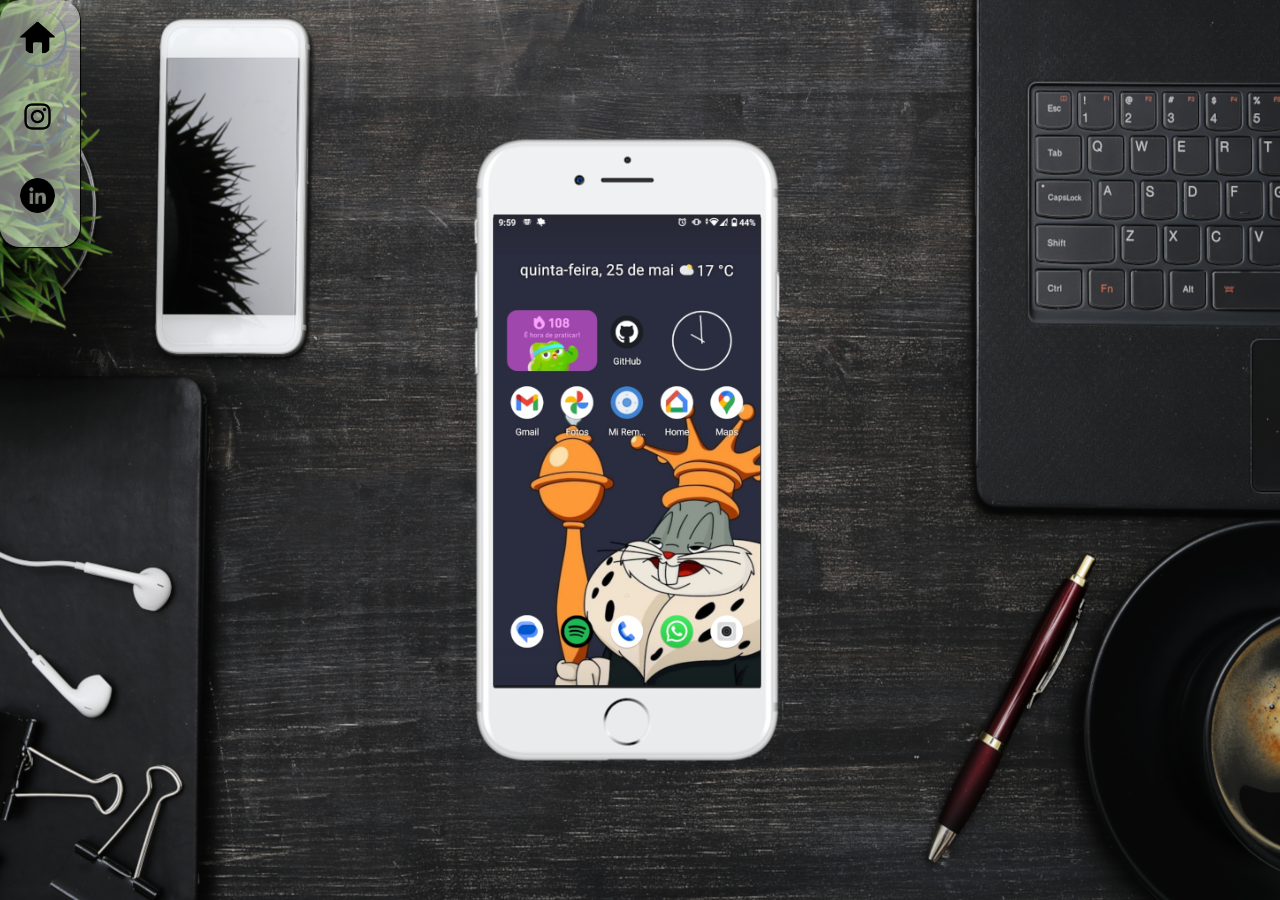
<file: index.html>
<!DOCTYPE html>
<html lang="pt-br">

<head>
    <meta charset="UTF-8">
    <meta http-equiv="X-UA-Compatible" content="IE=edge">
    <meta name="viewport" content="width=device-width, initial-scale=1.0">
    <title>Projeto Celular</title>
    <link rel="stylesheet" href="estilos/estilos.css">
</head>

<body>
    <main>
        <section class="phone">
            <iframe name="screen" src="home.html" frameborder="0">
                <p>Seu navegador <strong>não</strong> é compatível com essa função</p>
            </iframe>
        </section>
        <section class="menu">
            <a href="home.html" target="screen"><img src="imagens/61972.png" alt="logo home"></a> <br>
            <a href="instagram.html" target="screen"><img src="imagens/logo-instagram.png" alt="logo instagram"></a> <br>
            <a href="linkedin.html" target="screen"><img src="imagens/logo-linked.png" alt="logo linkedin"></a> <br>
        </section>
    </main>

</body>

</html>
</file>
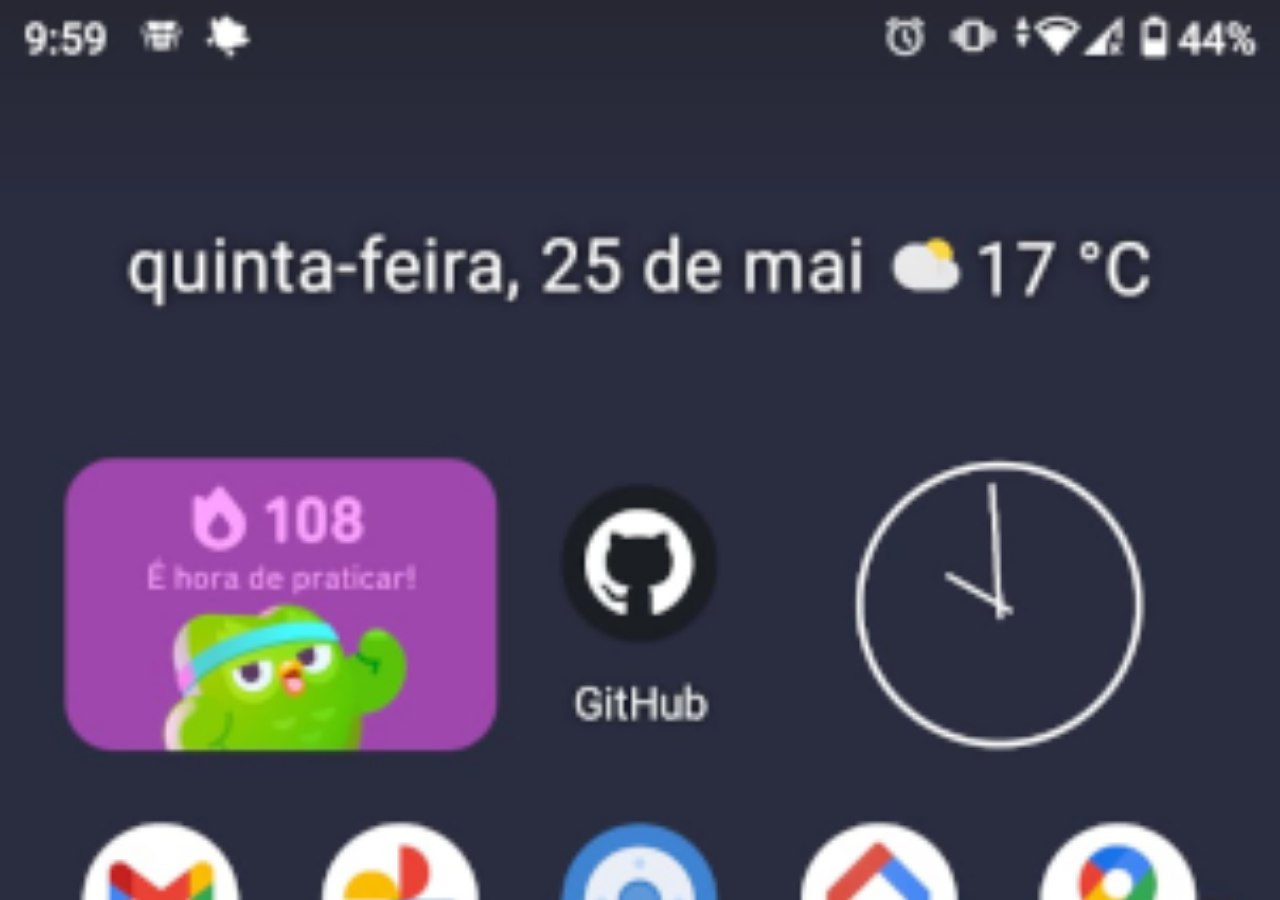
<file: home.html>
<!DOCTYPE html>
<html lang="pt-br">
<head>
    <meta charset="UTF-8">
    <meta http-equiv="X-UA-Compatible" content="IE=edge">
    <meta name="viewport" content="width=device-width, initial-scale=1.0">
    <title>Home</title>
    <link rel="stylesheet" href="./estilos/general.css">

    <style>

* {
            margin: 0%;
            padding: 0%;
        }

body {
    background-color: black;
    width: 100vw;
    background-position: top center;
    background-repeat: no-repeat;
    background-image: url(imagens/home.png);
    background-size: cover;
}
    </style>
</head>
<body>
    
</body>
</html>
</file>
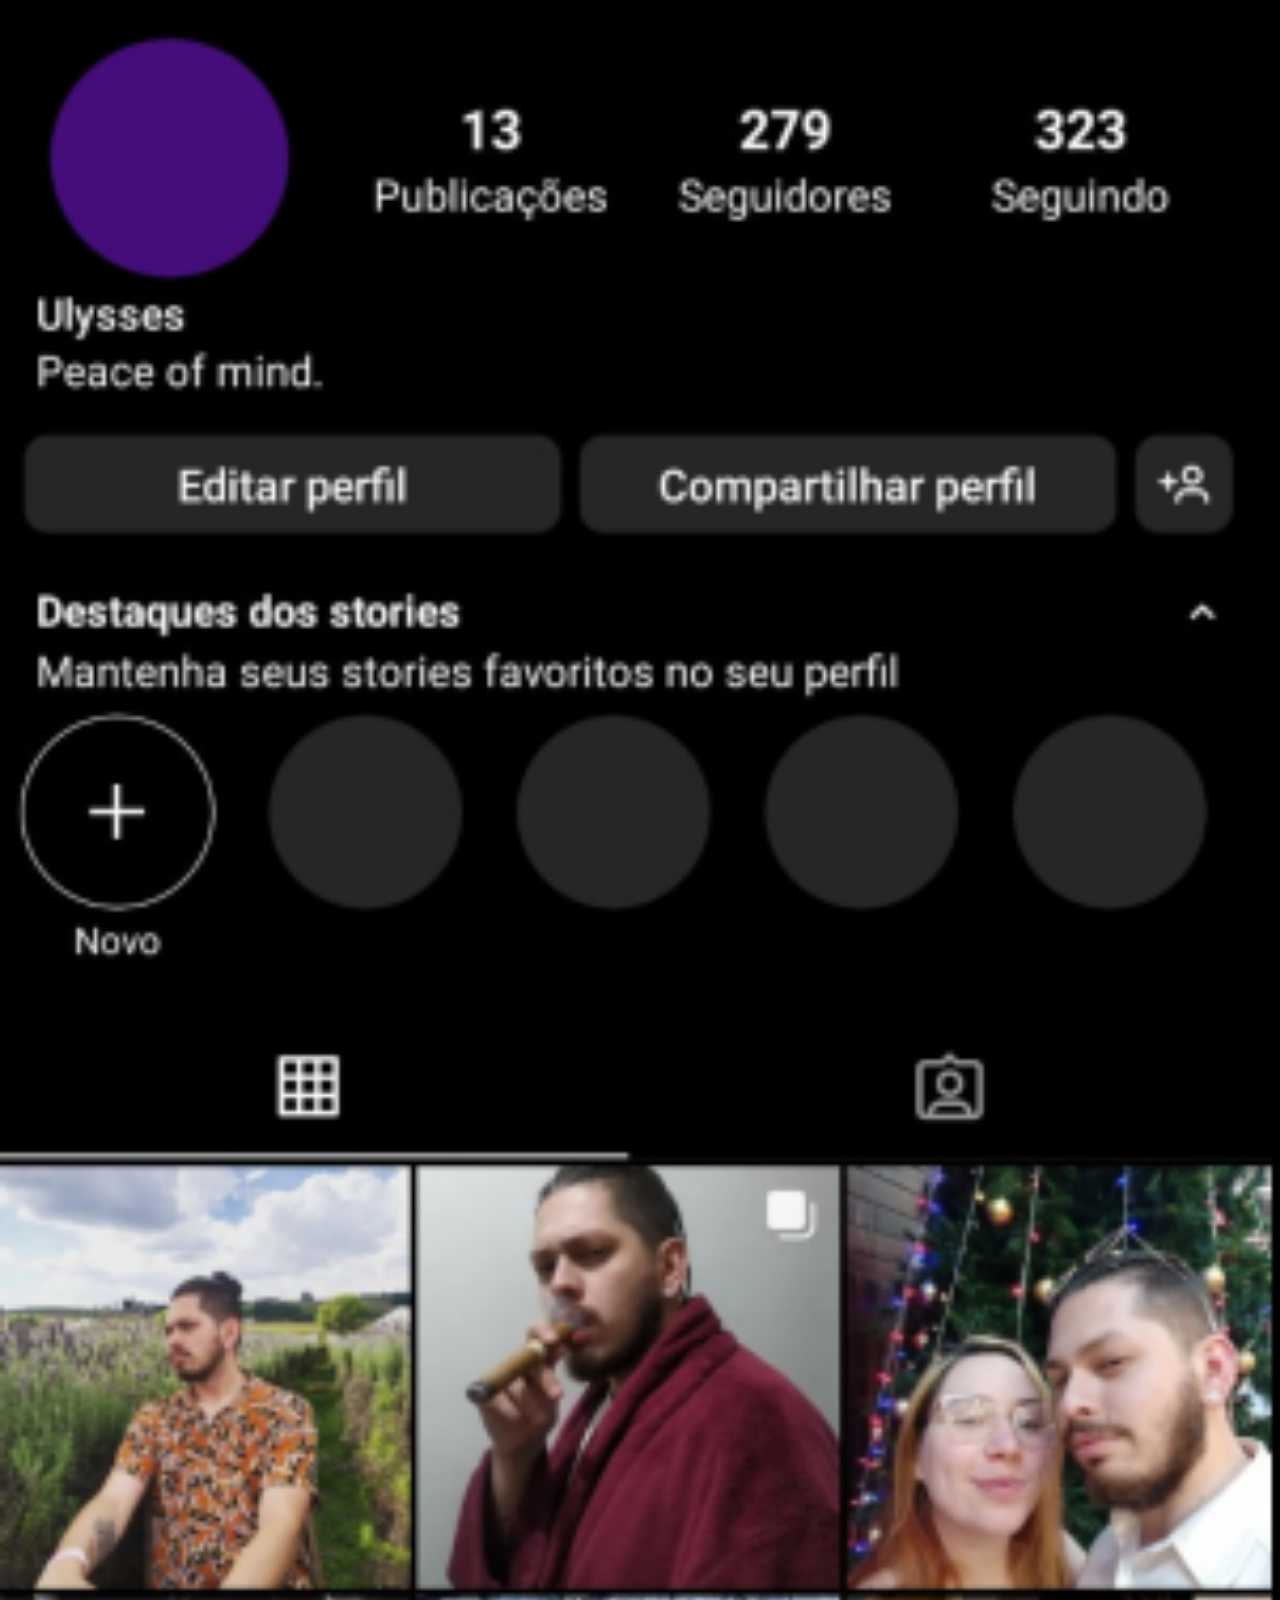
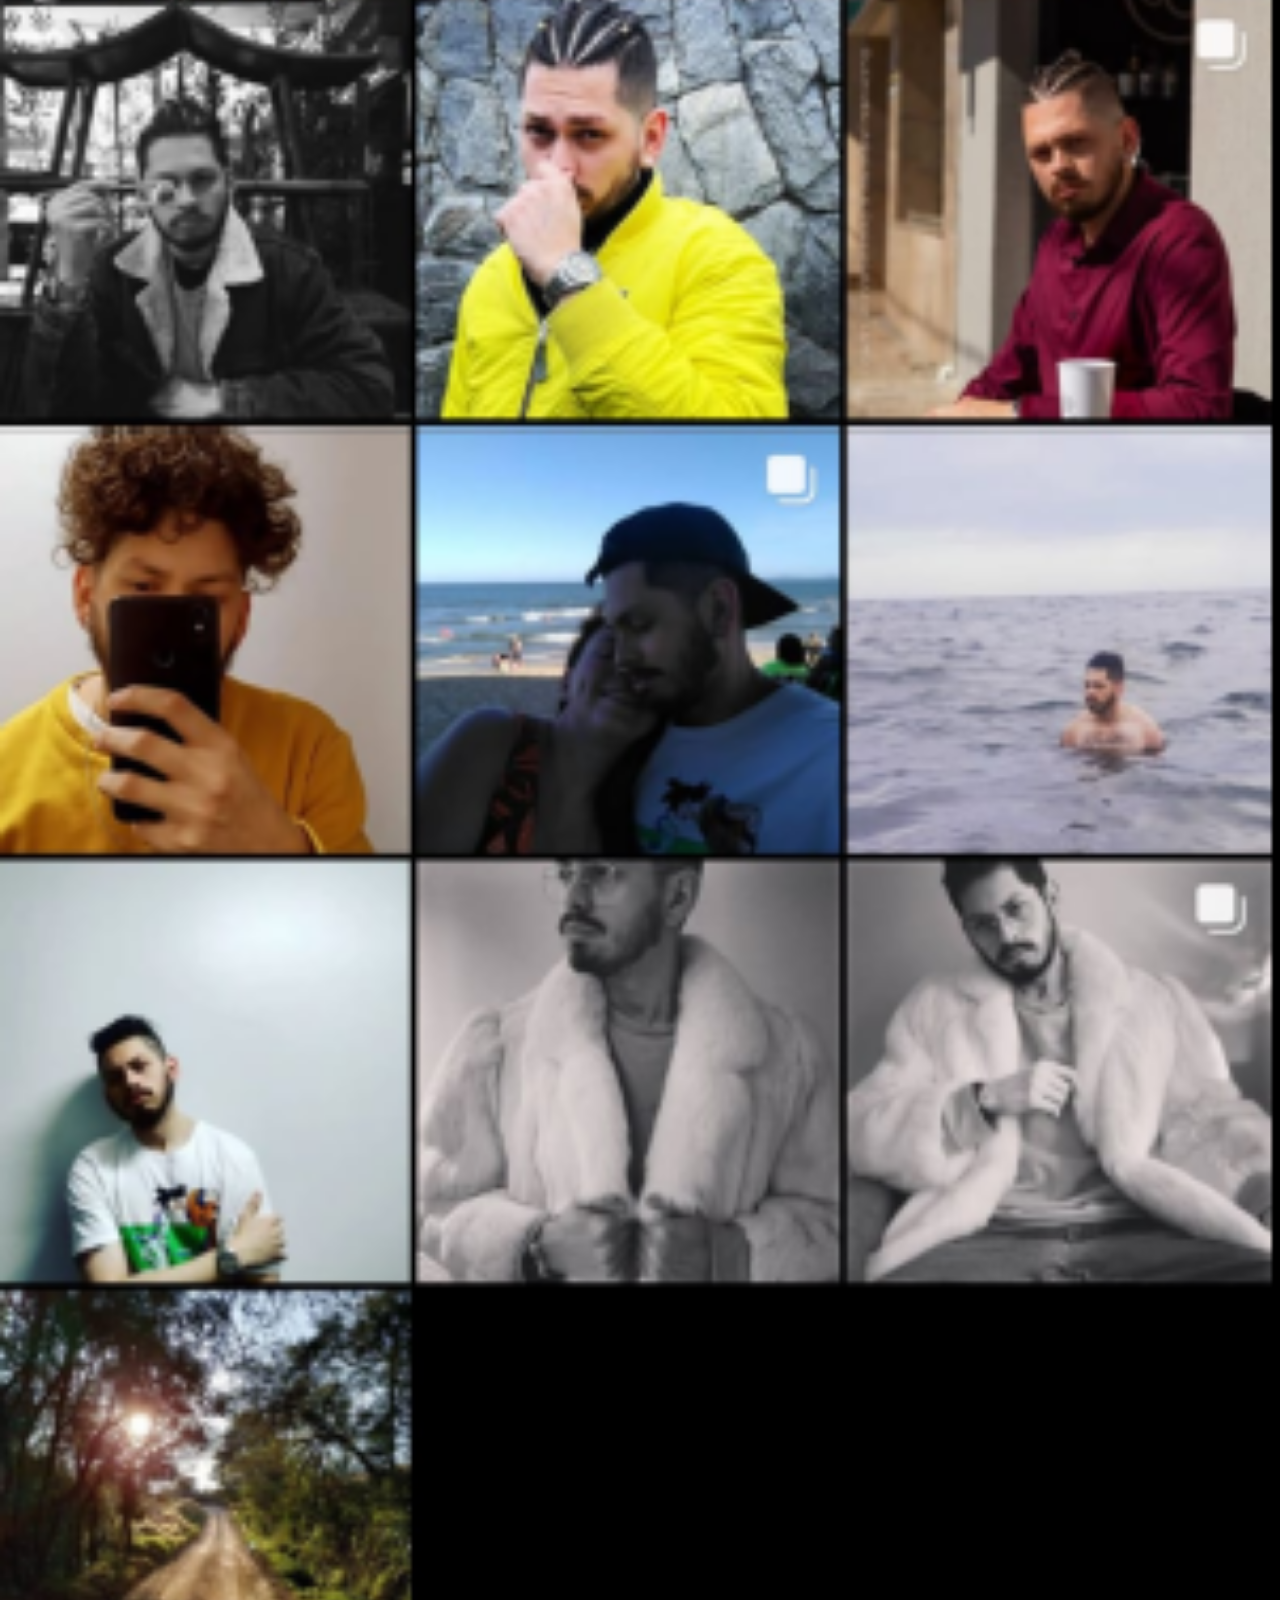
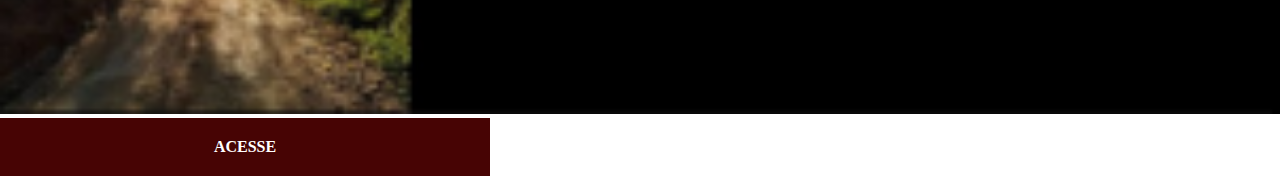
<file: instagram.html>
<!DOCTYPE html>
<html lang="pt-br">
<head>
    <meta charset="UTF-8">
    <meta http-equiv="X-UA-Compatible" content="IE=edge">
    <meta name="viewport" content="width=device-width, initial-scale=1.0">
    <title>Instagram</title>
    <link rel="stylesheet" href="./estilos/general.css">
</head>

</style>
<body>
    <img src="./imagens/insta.png" alt="Instagram">
    <a href="https://www.instagram.com/ulysses4ubae/">ACESSE</a>
    
</body>
</html>
</file>
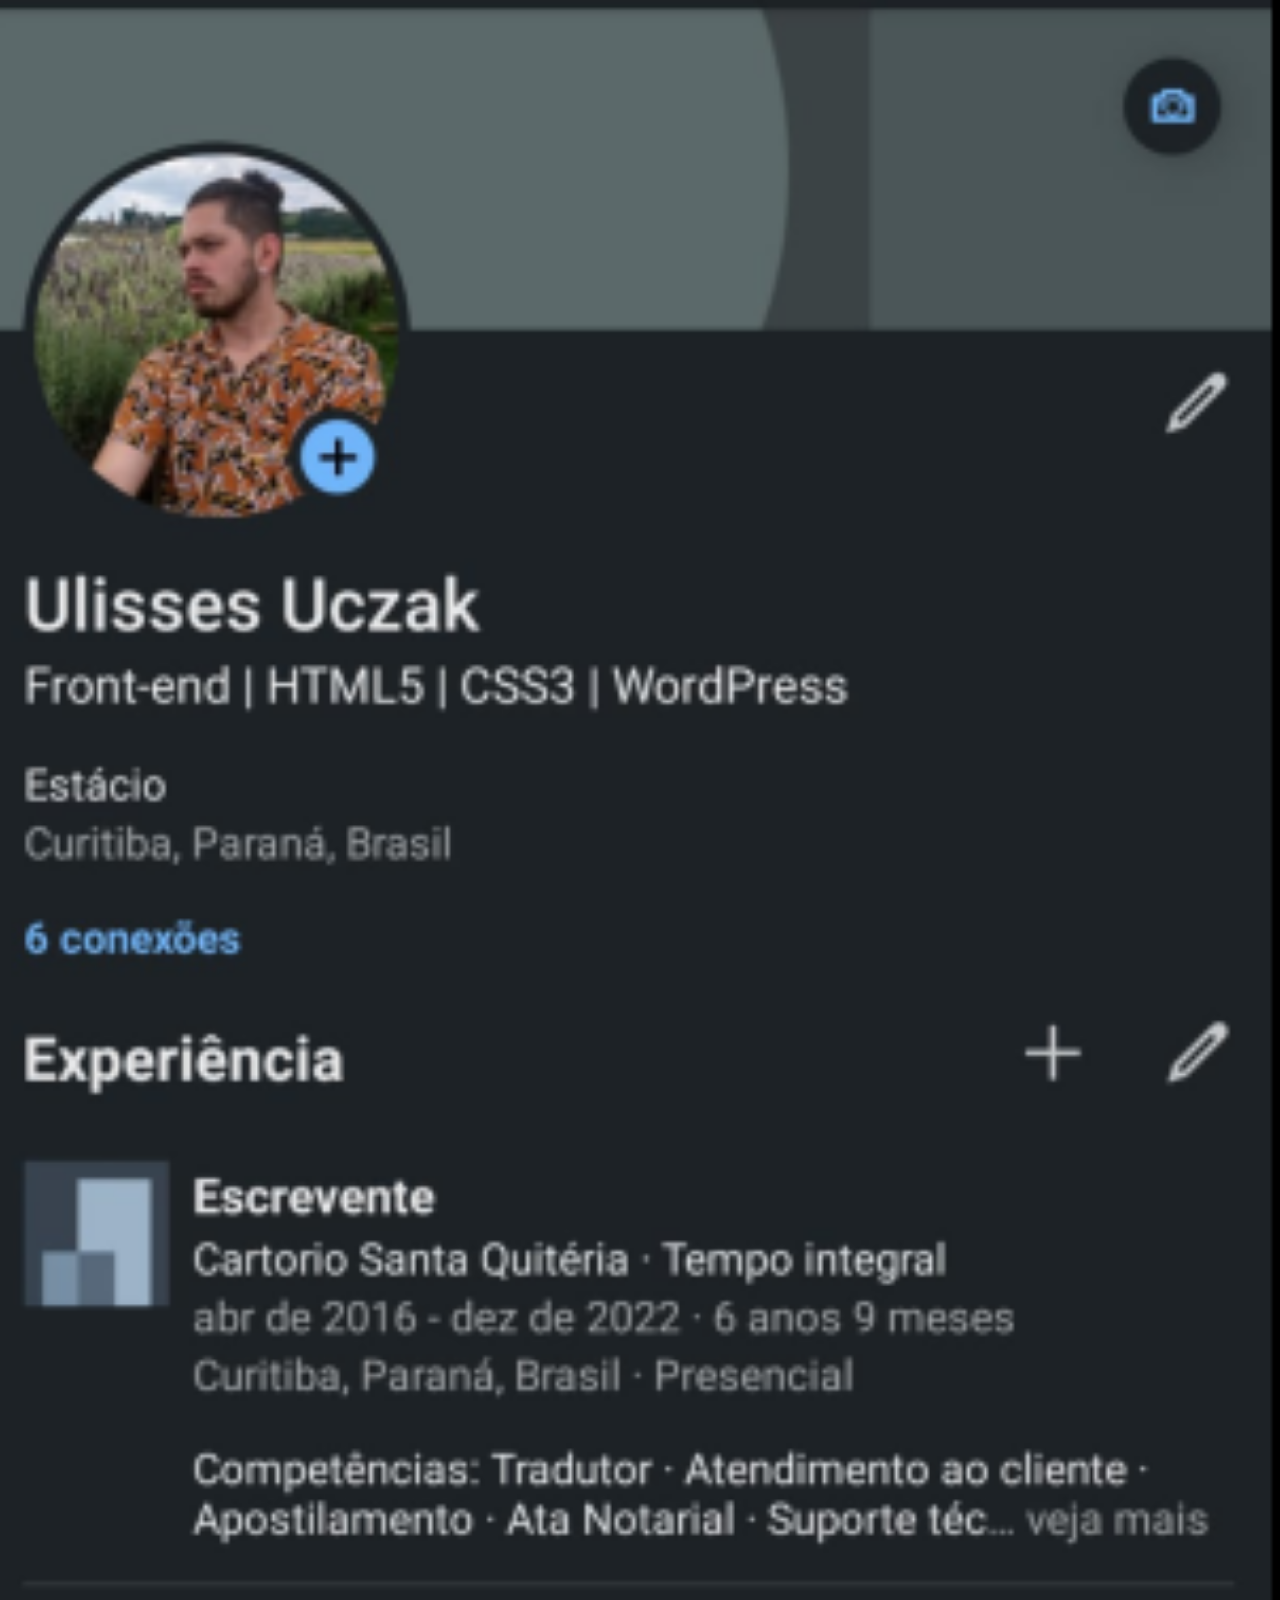
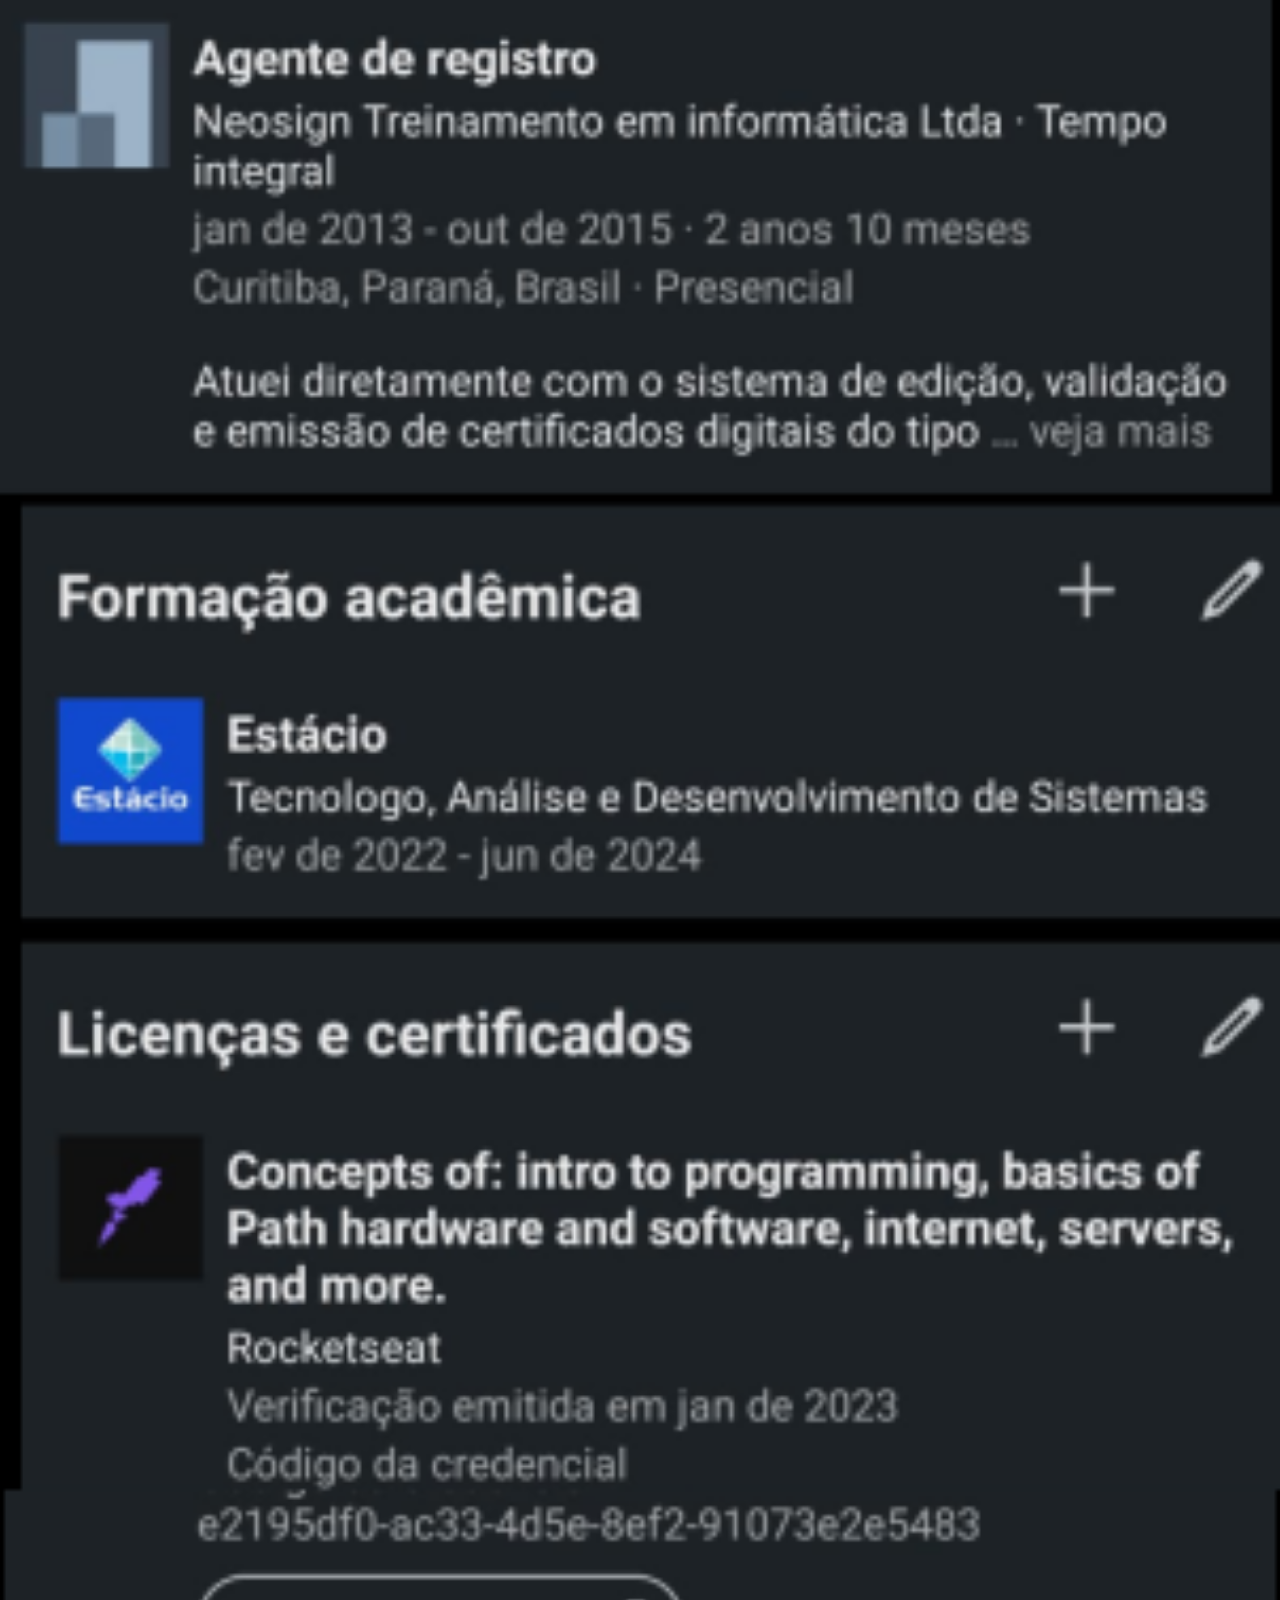
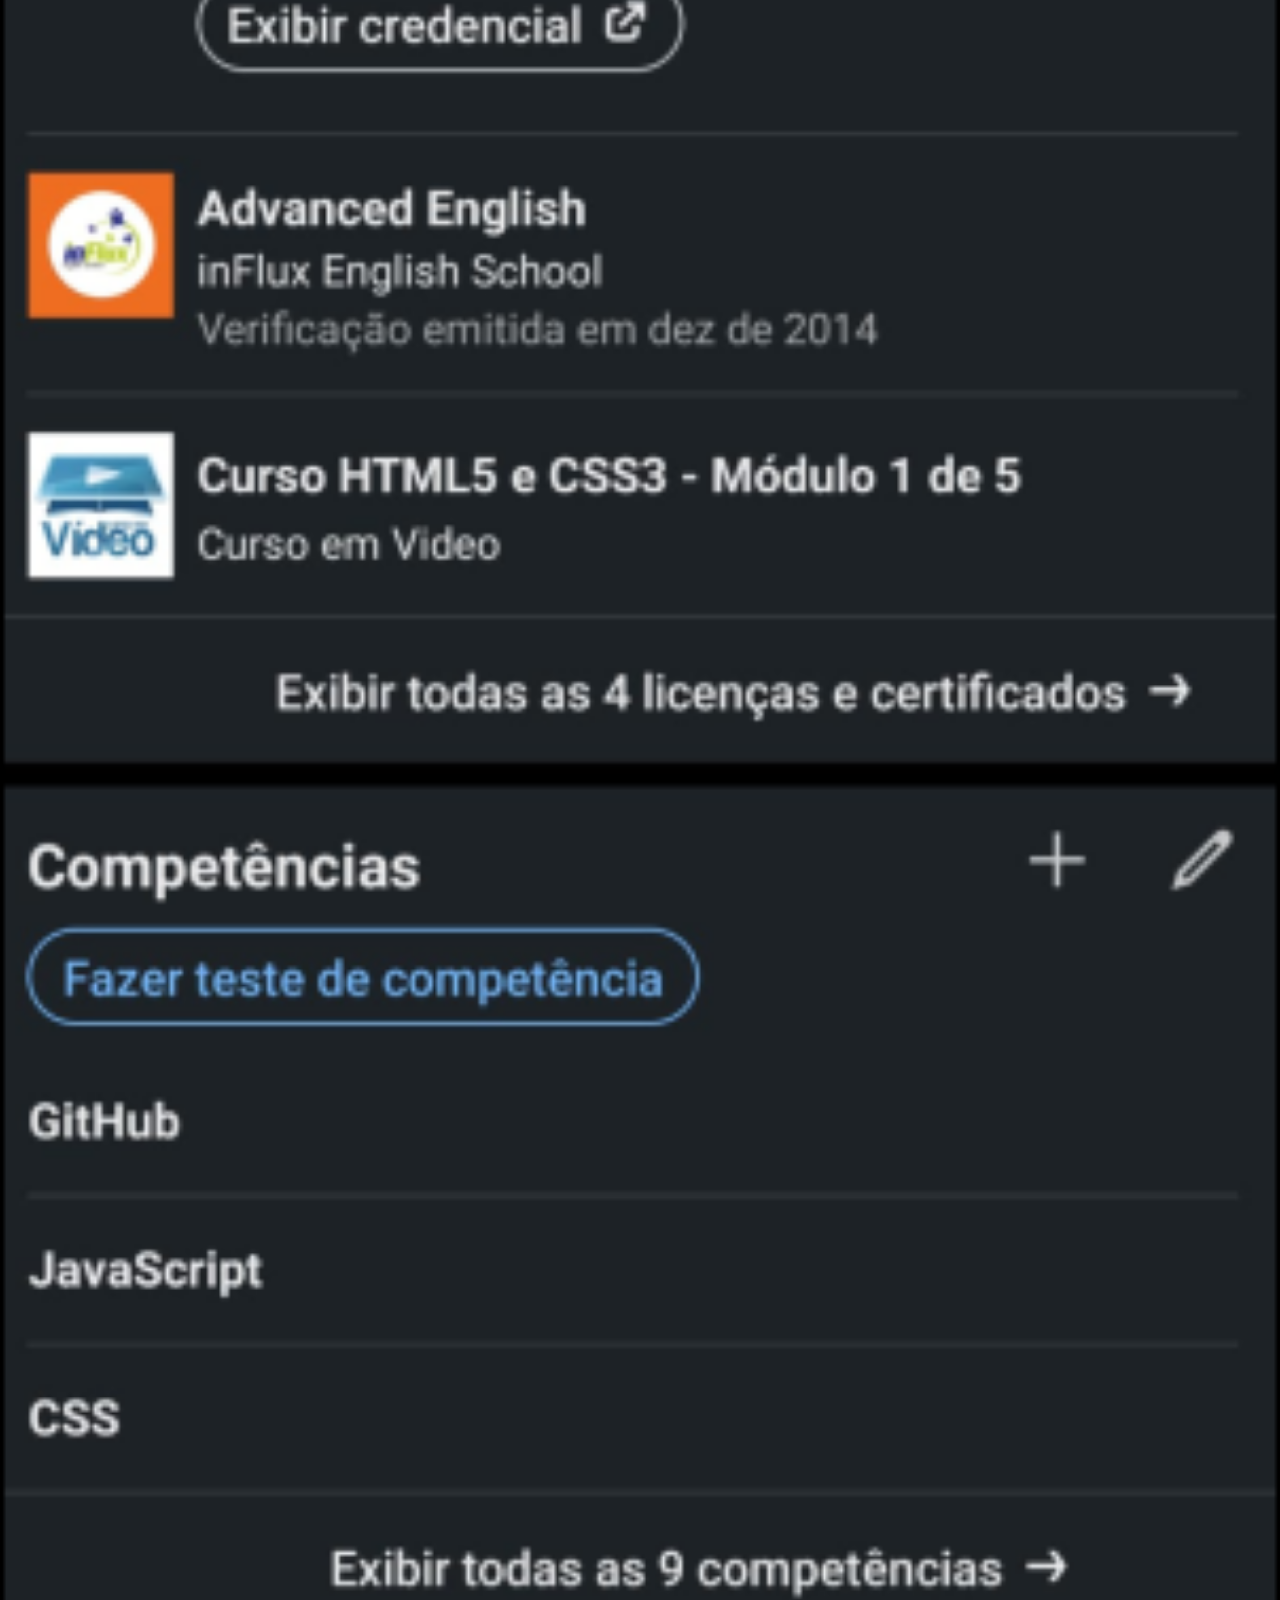
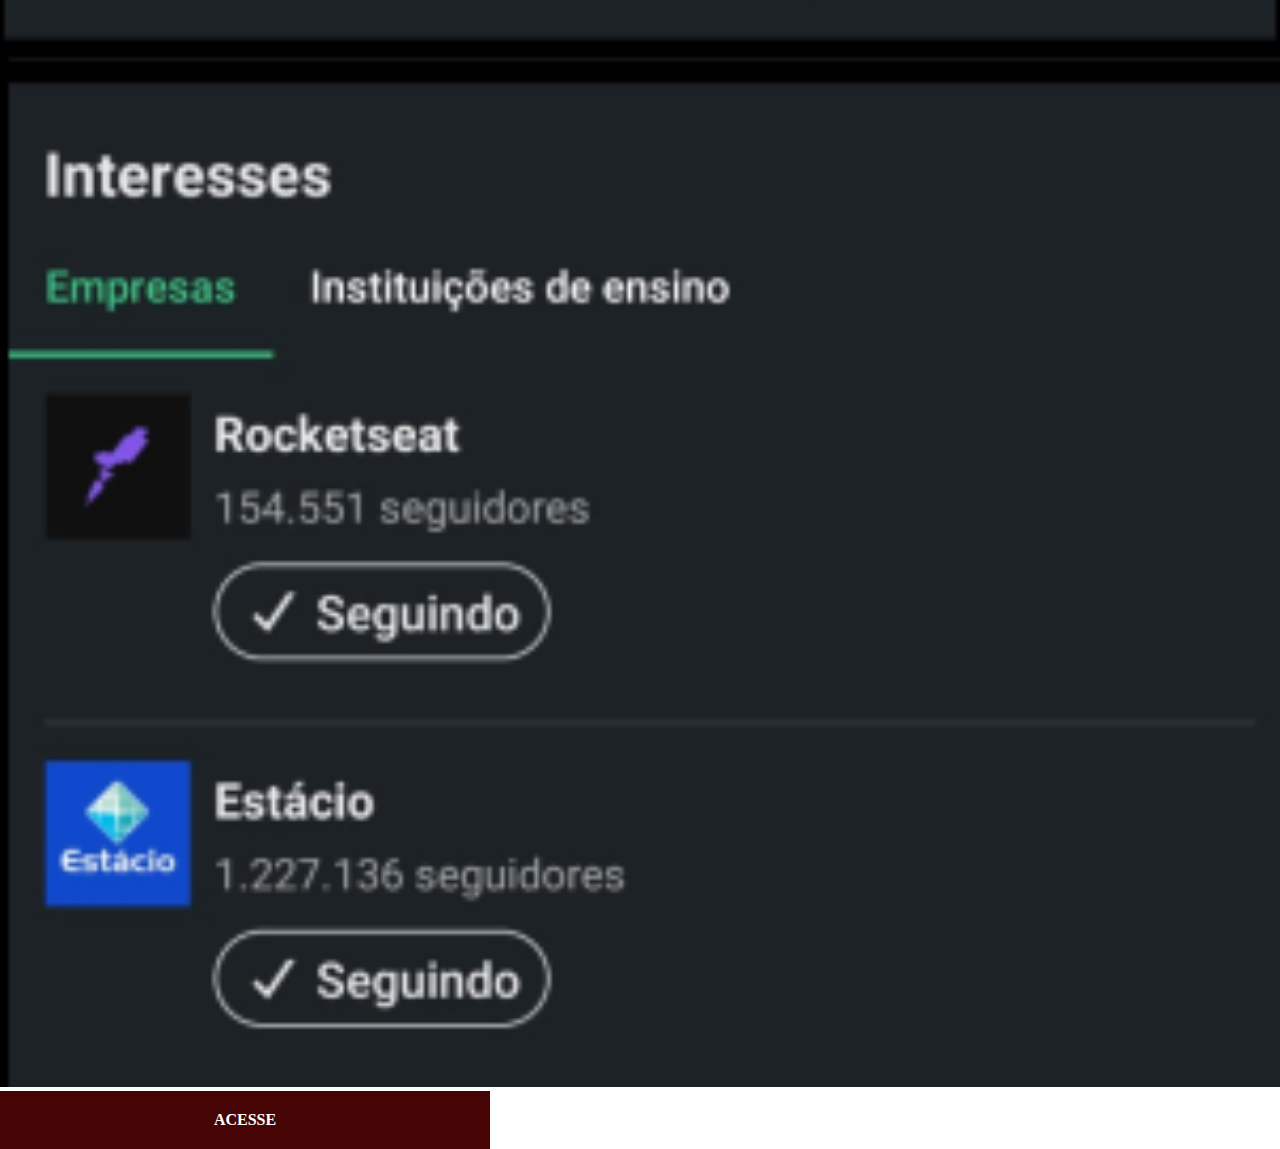
<file: linkedin.html>
<!DOCTYPE html>
<html lang="pt-br">
<head>
    <meta charset="UTF-8">
    <meta http-equiv="X-UA-Compatible" content="IE=edge">
    <meta name="viewport" content="width=device-width, initial-scale=1.0">
    <title>LinkedIn</title>
    <link rel="stylesheet" href="./estilos/general.css">
</head>
<body>
    <img src="imagens/linked.png" alt="LinkedIn">
    <a href="https://www.linkedin.com/in/ulisses-uczak-16791b219/">ACESSE</a>
</body>
</html>
</file>
<file: estilos/estilos.css>
@charset "UTF-8";

* {
    margin: 0px;
    padding: 0px;
    font-family: Arial, Helvetica, sans-serif;
}

body, html {
    width: 98vw;
    height: 100vh;
    position: relative;
    background-image: url(../imagens/desk.png);
    background-size: cover;
    background-attachment: fixed;
}

.phone {
    background-image: url(../imagens/frame-iphone.png);
    width: 311px;
    height: 627px;
    position: absolute;
    background-size: cover;
    background-repeat: no-repeat;
    top: 50%;
    left: 50%;

    transform: translate(-50%, -50%);
}

iframe {
    position: relative;
    top: 78px;
    left: 22px;
    width: 267px;
    height: 471px;
}

.menu {
    background-color: rgba(255, 255, 255, 0.459);
    width: 80px;
    border-radius: 20px;
    padding-bottom: 10px;
    box-shadow: 1px 1px 1px black;
}

.menu img {
    width: 55px;
    padding: 10px;
    box-sizing: border-box;
    transform: translate(10px, 10px);
    box-shadow: 1px 1px 1px 1px lightslategray;
    border-radius: 50%;
    margin-bottom: 20px;
}

section.menu img:hover {
    transition: 0.5s;
    transform: translate(0.5em, 0.5em);
    box-shadow: 2px 2px 2px 2px lightslategray;

}
</file>
<file: estilos/general.css>
@charset "UTF-8";

::-webkit-scrollbar {
    width: 0px;
    height: 0px;
}

* {
    margin: 0px;
    padding: 0px;
}

img {
    background-color: black;
    width: 100vw;
    background-position: top center;
    background-repeat: no-repeat;
}

a{
    display: block;
    background-color: rgb(71, 4, 4);
    color: white;
    padding: 20px;
    text-align: center;
    font-weight: bold;
    width: 50vh;
    text-decoration: none;
}

a:hover {
    font-weight: bolder;
    background-color: darkred;
}
</file>
